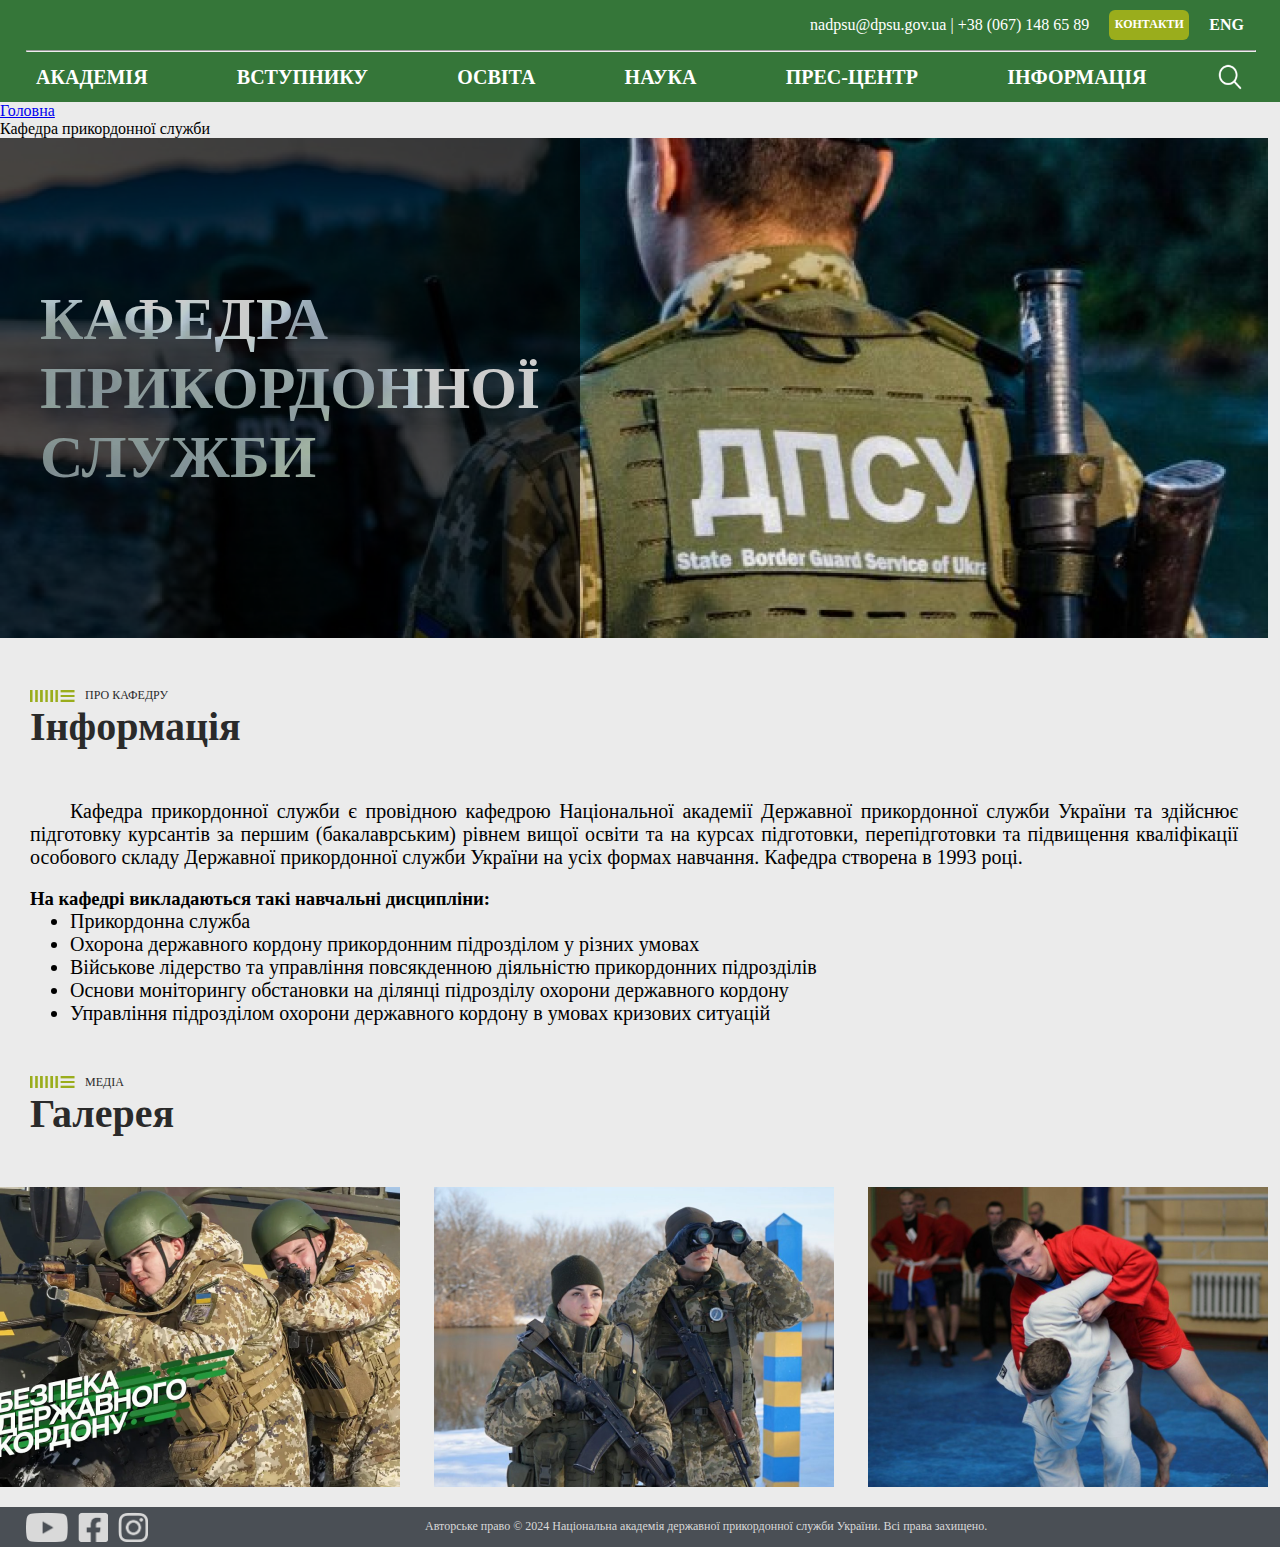
<file: pages/border.html>
<!DOCTYPE html>
<html lang="en">
<head>
    <meta charset="UTF-8">
    <title>Кафедра прикордонної служби</title>
    <link rel="stylesheet" href="../style/faculty.css">
    <link rel="stylesheet" href="../style/header.css">
    <link rel="stylesheet" href="../style/splitter.css">
    <link rel="stylesheet" href="../style/footer.css">
</head>
<body>
<header>
    <div class="h-content-box">
        <div class="contact-box">
            <div class="contact-info">
                nadpsu@dpsu.gov.ua | +38 (067) 148 65 89
            </div>
            <button class="contact-btn">КОНТАКТИ</button>
            <a class="lang-switch" href="#">ENG</a>
        </div>
        <hr class="h-line">
        <div class="nav-box">
            <button onclick="menuActive()" class="menu-btn">
                <img src="../image/menu-btn.png" alt="menu">
            </button>
            <nav class="top-nav">
                <ul class="nav-links">
                    <li class="main-li">
                        <a>Академія</a>
                        <ul class="sub-links">
                            <li>Історія академії</li>
                            <li>Керівництво</li>
                            <li>Структура</li>
                            <li>Запобігання корупції</li>
                            <li>Співробітництво</li>
                            <li>Реалізація гендерної політики</li>
                            <li>Наглядова рада</li>
                            <li>Колегіальні органи</li>
                        </ul>
                    </li>
                    <li class="main-li"><a>Вступнику</a></li>
                    <li class="main-li"><a>Освіта</a></li>
                    <li class="main-li"><a>Наука</a></li>
                    <li class="main-li"><a>Прес-центр</a></li>
                    <li class="main-li"><a>Інформація</a></li>
                </ul>
            </nav>
            <button class="search-btn">
                <img src="../image/search.png" alt="search">
            </button>
        </div>
    </div>
</header>

<main>
    <div class="block-container">
        <div class="route-box">
            <ul class="routers">
                <li><a href="../index.html">Головна</a></li>
                <li><a>Кафедра прикордонної служби</a></li>
            </ul>
        </div>
    </div>

    <div class="block-container">
        <div class="faculty-logo-box">
            <img src="../image/border-logo.png" alt="img">
            <div class="faculty-name-box">
                <h1>кафедра прикордонної служби</h1>
            </div>
        </div>
    </div>

    <div class="block-container">
        <div class="splitter">
            <div class="split-top">
                <img src="../image/split-image.png" alt="split">
                <h5>Про кафедру</h5>
            </div>
            <div class="split-bottom">
                <h2>Інформація</h2>
            </div>
        </div>
    </div>

    <div class="block-container">
        <div class="faculty-info-box">
            <p>Кафедра прикордонної служби є провідною кафедрою Національної академії Державної прикордонної служби
                України та здійснює підготовку курсантів за першим (бакалаврським) рівнем вищої освіти та на курсах
                підготовки, перепідготовки та підвищення кваліфікації особового складу Державної прикордонної служби
                України на усіх формах навчання. Кафедра створена в 1993 році.</p>
            <h3>На кафедрі викладаються такі навчальні дисципліни:</h3>
            <ul>
                <li>Прикордонна служба</li>
                <li>Охорона державного кордону прикордонним підрозділом у різних умовах</li>
                <li>Військове лідерство та управління повсякденною діяльністю прикордонних підрозділів</li>
                <li>Основи моніторингу обстановки на ділянці підрозділу охорони державного кордону</li>
                <li>Управління підрозділом охорони державного кордону в умовах кризових ситуацій</li>
            </ul>
        </div>
    </div>

    <div class="block-container">
        <div class="splitter">
            <div class="split-top">
                <img src="../image/split-image.png" alt="split">
                <h5>Медіа</h5>
            </div>
            <div class="split-bottom">
                <h2>Галерея</h2>
            </div>
        </div>
    </div>

    <div class="block-container">
        <div class="faculty-gallery">
            <div class="faculty-gallery-item">
                <div class="gallery-image-box">
                    <img src="../image/faculty-img-1.png" alt="img">
                </div>
            </div>
            <div class="faculty-gallery-item">
                <div class="gallery-image-box">
                    <img src="../image/faculty-img-2.png" alt="img">
                </div>
            </div>
            <div class="faculty-gallery-item">
                <div class="gallery-image-box">
                    <img src="../image/faculty-img-3.png" alt="img">
                </div>
            </div>
        </div>
    </div>

</main>

<footer>
    <div class="footer-content">
        <div class="footer-links">
            <img src="../image/youtube.png" alt="youtube">
            <img src="../image/facebook.png" alt="facebook">
            <img src="../image/instagram.png" alt="instagram">
        </div>
        <div class="author">Авторське право © 2024 Національна академія державної прикордонної служби України. Всі права
            захищено.
        </div>
    </div>
</footer>

<script src="../js/menu.js"></script>
</body>
</html>
</file>
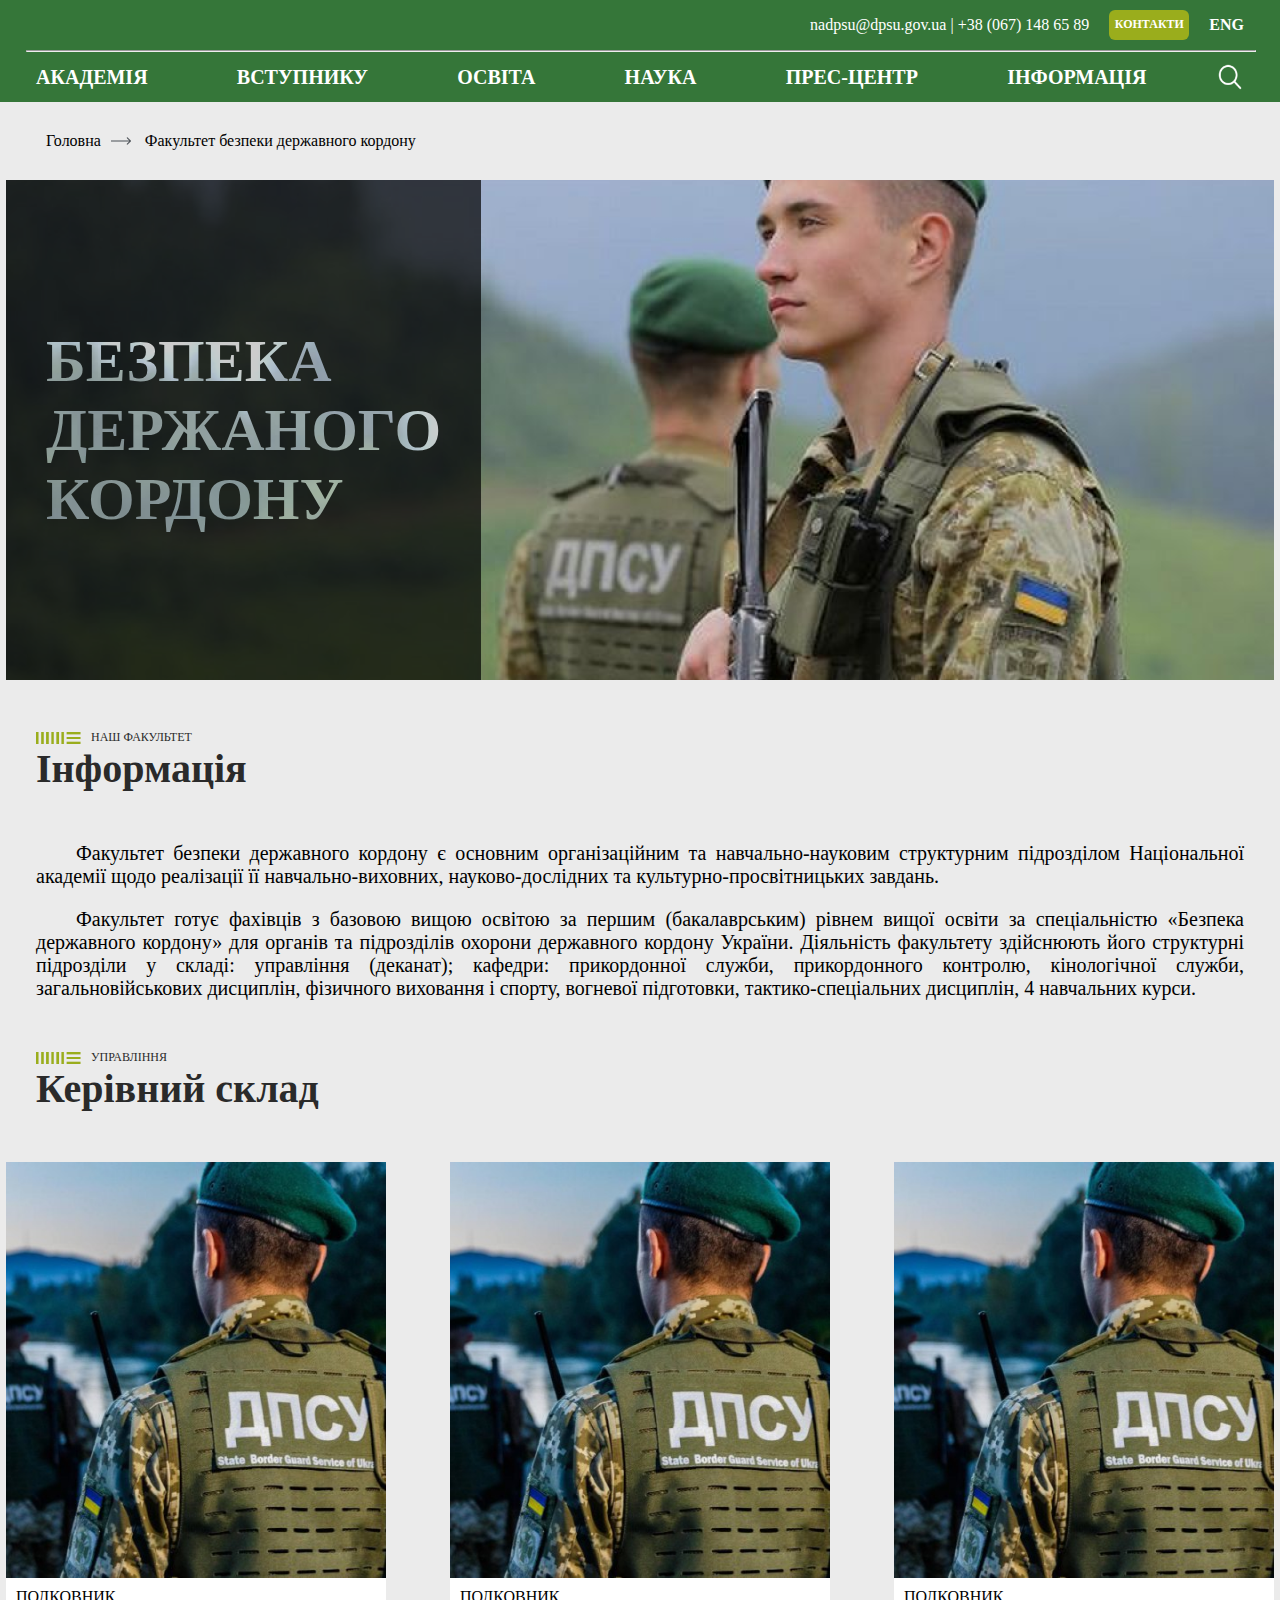
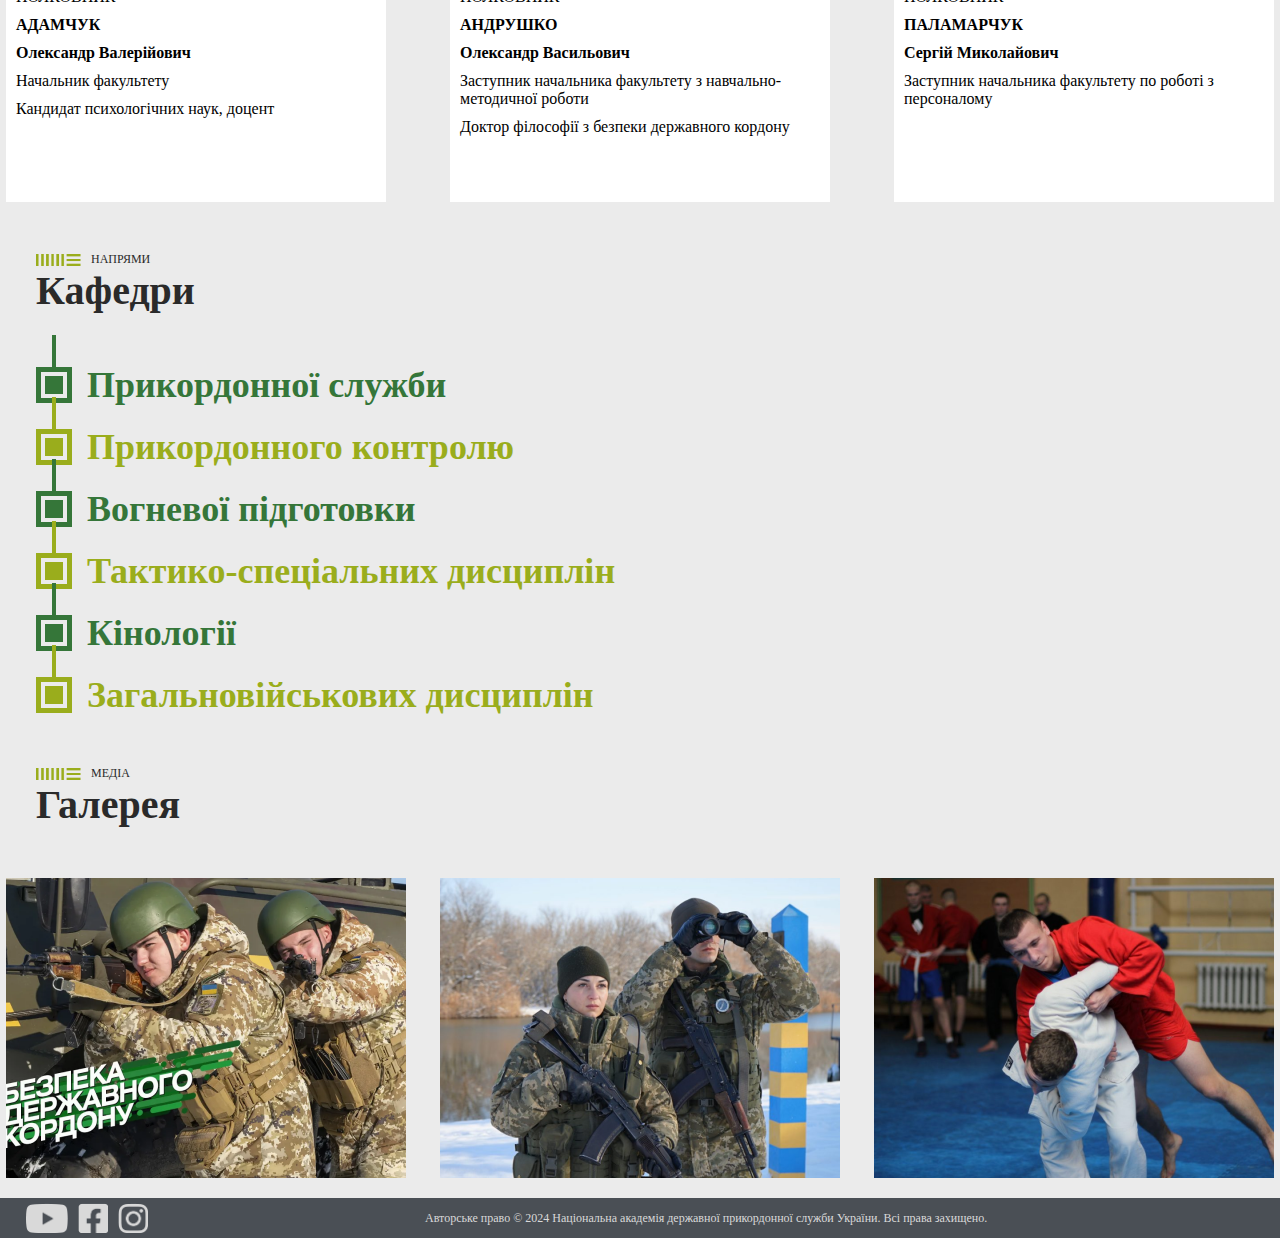
<file: pages/faculty.html>
<!DOCTYPE html>
<html lang="en">
<head>
    <meta charset="UTF-8">
    <meta name="viewport" content="width=device-width, initial-scale=1.0">
    <title>Безпека державного кордону</title>
    <link rel="stylesheet" href="../style/faculty.css">
    <link rel="stylesheet" href="../style/header.css">
    <link rel="stylesheet" href="../style/splitter.css">
    <link rel="stylesheet" href="../style/footer.css">
    <link rel="stylesheet" href="../style/block-container.css">
    <link rel="stylesheet" href="../style/route.css">
</head>
<body>
<header>
    <div class="h-content-box">
        <div class="contact-box">
            <div class="contact-info">
                nadpsu@dpsu.gov.ua | +38 (067) 148 65 89
            </div>
            <button class="contact-btn">КОНТАКТИ</button>
            <a class="lang-switch" href="#">ENG</a>
        </div>
        <hr class="h-line">
        <div class="nav-box">
            <button onclick="menuActive()" class="menu-btn">
                <img src="../image/menu-btn.png" alt="menu">
            </button>
            <nav class="top-nav">
                <ul class="nav-links">
                    <li class="main-li">
                        <a>Академія</a>
                        <ul class="sub-links">
                            <li>Історія академії</li>
                            <li>Керівництво</li>
                            <li>Структура</li>
                            <li>Запобігання корупції</li>
                            <li>Співробітництво</li>
                            <li>Реалізація гендерної політики</li>
                            <li>Наглядова рада</li>
                            <li>Колегіальні органи</li>
                        </ul>
                    </li>
                    <li class="main-li"><a>Вступнику</a></li>
                    <li class="main-li"><a>Освіта</a></li>
                    <li class="main-li"><a>Наука</a></li>
                    <li class="main-li"><a>Прес-центр</a></li>
                    <li class="main-li"><a>Інформація</a></li>
                </ul>
            </nav>
            <button class="search-btn">
                <img src="../image/search.png" alt="search">
            </button>
        </div>
    </div>
</header>

<main>
    <div class="block-container">
        <div class="route-box">
            <ul class="routers">
                <li><a href="../index.html">Головна</a></li>
                <li><a>Факультет безпеки державного кордону</a></li>
            </ul>
        </div>
    </div>

    <div class="block-container">
        <div class="faculty-logo-box">
            <img src="../image/fac-3.png" alt="img">
            <div class="faculty-name-box">
                <h1>Безпека держаного кордону</h1>
            </div>
        </div>
    </div>

    <div class="block-container">
        <div class="splitter">
            <div class="split-top">
                <img src="../image/split-image.png" alt="split">
                <h5>Наш факультет</h5>
            </div>
            <div class="split-bottom">
                <h2>Інформація</h2>
            </div>
        </div>
    </div>

    <div class="block-container">
        <div class="faculty-info-box">
            <p>Факультет безпеки державного кордону є основним організаційним та навчально-науковим структурним
                підрозділом Національної академії щодо реалізації її навчально-виховних, науково-дослідних та
                культурно-просвітницьких завдань.</p>
            <p>
                Факультет готує фахівців з базовою вищою освітою за першим (бакалаврським) рівнем вищої освіти за
                спеціальністю «Безпека державного кордону»  для органів та підрозділів охорони державного кордону
                України. Діяльність факультету здійснюють його структурні підрозділи у складі: управління (деканат);
                кафедри: прикордонної служби, прикордонного контролю, кінологічної служби, загальновійськових дисциплін,
                фізичного виховання і спорту, вогневої підготовки, тактико-спеціальних дисциплін, 4 навчальних
                курси.</p>
        </div>
    </div>

    <div class="block-container">
        <div class="splitter">
            <div class="split-top">
                <img src="../image/split-image.png" alt="split">
                <h5>Управління</h5>
            </div>
            <div class="split-bottom">
                <h2>Керівний склад</h2>
            </div>
        </div>
    </div>

    <div class="block-container">
        <div class="management-team-box">
            <div class="manager-box">
                <div class="manager-image">
                    <img src="../image/manager.png" alt="img">
                </div>
                <div class="manager-info">
                    <p class="rank">Полковник</p>
                    <h4 class="surname">Адамчук</h4>
                    <h4>Олександр Валерійович</h4>
                    <p>Начальник факультету</p>
                    <p>Кандидат психологічних наук, доцент</p>
                </div>
            </div>
            <div class="manager-box">
                <div class="manager-image">
                    <img src="../image/manager.png" alt="img">
                </div>
                <div class="manager-info">
                    <p class="rank">Полковник</p>
                    <h4 class="surname">Андрушко</h4>
                    <h4>Олександр Васильович</h4>
                    <p>Заступник начальника факультету з навчально-методичної роботи</p>
                    <p>Доктор філософії з безпеки державного кордону</p>
                </div>
            </div>
            <div class="manager-box">
                <div class="manager-image">
                    <img src="../image/manager.png" alt="img">
                </div>
                <div class="manager-info">
                    <p class="rank">Полковник</p>
                    <h4 class="surname">Паламарчук</h4>
                    <h4>Сергій Миколайович</h4>
                    <p>Заступник начальника факультету  по роботі з персоналому</p>
                </div>
            </div>
        </div>
    </div>

    <div class="block-container">
        <div class="splitter">
            <div class="split-top">
                <img src="../image/split-image.png" alt="split">
                <h5>Напрями</h5>
            </div>
            <div class="split-bottom">
                <h2>Кафедри</h2>
            </div>
        </div>
    </div>

    <div class="block-container">
        <div class="departments-box">
            <ul class="departments-list">
                <li class="departments-item">
                    <div class="department-marker"></div>
                    <a class="department-name" href="border.html">Прикордонної служби</a>
                </li>
                <li class="departments-item">
                    <div class="department-marker"></div>
                    <a class="department-name">Прикордонного контролю</a>
                </li>
                <li class="departments-item">
                    <div class="department-marker"></div>
                    <a class="department-name">Вогневої підготовки</a>
                </li>
                <li class="departments-item">
                    <div class="department-marker"></div>
                    <a class="department-name">Тактико-спеціальних дисциплін</a>
                </li>
                <li class="departments-item">
                    <div class="department-marker"></div>
                    <a class="department-name">Кінології</a>
                </li>
                <li class="departments-item">
                    <div class="department-marker"></div>
                    <a class="department-name">Загальновійськових дисциплін</a>
                </li>
            </ul>
        </div>
    </div>

    <div class="block-container">
        <div class="splitter">
            <div class="split-top">
                <img src="../image/split-image.png" alt="split">
                <h5>Медіа</h5>
            </div>
            <div class="split-bottom">
                <h2>Галерея</h2>
            </div>
        </div>
    </div>

    <div class="block-container">
        <div class="faculty-gallery">
            <div class="faculty-gallery-item">
                <div class="gallery-image-box">
                    <img src="../image/faculty-img-1.png" alt="img">
                </div>
            </div>
            <div class="faculty-gallery-item">
                <div class="gallery-image-box">
                    <img src="../image/faculty-img-2.png" alt="img">
                </div>
            </div>
            <div class="faculty-gallery-item">
                <div class="gallery-image-box">
                    <img src="../image/faculty-img-3.png" alt="img">
                </div>
            </div>
        </div>
    </div>

</main>

<footer>
    <div class="footer-content">
        <div class="footer-links">
            <img src="../image/youtube.png" alt="youtube">
            <img src="../image/facebook.png" alt="facebook">
            <img src="../image/instagram.png" alt="instagram">
        </div>
        <div class="author">Авторське право © 2024 Національна академія державної прикордонної служби України. Всі права
            захищено.
        </div>
    </div>
</footer>

<script src="../js/menu.js"></script>
</body>
</html>
</file>
<file: style/faculty.css>
*{
    margin: 0;
    padding: 0;
    font-family: "Segoe UI", serif;
}

html{
    scrollbar-width: thin;
    scrollbar-color: rgba(154, 173, 28, 0.5) rgba(154, 173, 28, 0.13);
}

body{
    width: 100vw;
    display: flex;
    flex-direction: column;
    align-items: center;
    overflow-x: hidden;
    background-color: #f3f3f3;
}

main{
    width: 100%;
    margin-top: 102px;
    background-color: rgb(235, 235, 235);
}

.faculty-logo-box{
    width: 66%;
    height: 500px;
    min-width: 1268px;
    position: relative;
    overflow: hidden;
    display: flex;
    align-items: center;
    justify-content: center;
}

.faculty-logo-box img{
    width: 100%;
    height: auto;
}

.faculty-name-box{
    position: absolute;
    left: 0;
    top: 0;
    bottom: 0;
    box-sizing: border-box;
    padding: 0 40px;
    background-color: rgba(0, 0, 0, .7);
    display: flex;
    justify-content: center;
    align-items: center;
    backdrop-filter: blur(.5);
}

.faculty-name-box h1{
    width: min-content;
    font-size: 60px;
    font-weight: bold;
    background-color: white;
    background-image: url("../image/fac-3.png");
    background-repeat: no-repeat;
    -webkit-background-clip: text;
    -webkit-text-fill-color: transparent;
    text-transform: uppercase;
    -webkit-font-smoothing: antialiased;
    filter: brightness(1.60) contrast(.6);
}

.faculty-info-box{
    width: 66%;
    min-width: 1268px;
    padding: 0 30px;
    box-sizing: border-box;
}

.faculty-info-box p{
    text-align: justify;
    text-indent: 2em;
    font-size: 20px;
}

.faculty-info-box p:not(:first-child){
    margin-top: 1em;
}

.faculty-info-box h3{
    margin-top: 1em;
}

.faculty-info-box ul{
    box-sizing: border-box;
    padding: 0 0 0 2em;
    font-size: 20px;
}

.management-team-box{
    width: 66%;
    min-width: 1268px;
    display: flex;
    justify-content: space-between;
    height: 640px;
}

.manager-box{
    width: 380px;
    background-color: white;
}

.manager-info{
    box-sizing: border-box;
    padding: 10px;
}


.manager-info *{
    margin-bottom: 10px;
}
.manager-image{
    height: 65%;
}

.manager-image img{
    width: 100%;
    height: 100%;
}

.manager-box .rank{
    text-transform: uppercase;
}

.manager-box .surname{
    text-transform: uppercase;
}

.departments-box{
    width: 66%;
    min-width: 1268px;
    box-sizing: border-box;
    padding: 0 30px;
}

.departments-item{
    display: flex;
    align-items: center;
}

.departments-item:not(:last-child){
    margin-bottom: 20px;
}

.department-marker{
    width: 36px;
    height: 36px;
    box-sizing: border-box;
    border: 5px solid;
    position: relative;
    display: flex;
    align-items: center;
    justify-content: center;
}

.department-marker:before{
    content: "";
    position: absolute;
    width: 18px;
    height: 18px;
    box-sizing: border-box;
    border: 9px solid;
}

.department-marker:after{
    content: "";
    position: absolute;
    height: 28px;
    border: 2px solid;
    top: -37px;
}

.departments-item a{
    text-decoration: none;
}

.departments-item:nth-child(odd){
    color: #357639;
}

.departments-item:nth-child(odd) a{
    color: #357639;
}

.departments-item:nth-child(even){
    color: #9AAD1C;
}

.departments-item:nth-child(even) a{
    color: #9AAD1C;
}

.departments-list{
    list-style: none;
}

.department-name{
    font-size: 36px;
    font-weight: bold;
    display: flex;
    align-items: center;
    margin-left: 15px;
}

.faculty-news-box{
    width: 66%;
    min-width: 1268px;
}

.faculty-gallery{
    width: 66%;
    min-width: 1268px;
    display: flex;
    justify-content: space-between;
    box-sizing: border-box;
    margin-bottom: 20px;
}

.faculty-gallery-item{
    width: 400px;
    height: 300px;
}

.gallery-image-box{
    width: 100%;
    height: 100%;
}

.gallery-image-box img{
    width: 100%;
    height: 100%;
}

@media all and (max-width: 1268px) {
    .faculty-logo-box {
        width: 100%;
        min-width: auto;
    }

    .faculty-logo-box img{
        height: 100%;
    }

    .faculty-name-box h1{
        font-size: 50px;
    }

    .faculty-info-box{
        width: 100%;
        min-width: auto;
    }

    .management-team-box{
        width: 100%;
        min-width: auto;
        height: fit-content;
        flex-wrap: wrap;
        justify-content: space-evenly;
        gap: 10px 0;
    }

    .departments-box{
        width: 100%;
        min-width: auto;
    }

    .faculty-gallery{
        width: 100%;
        min-width: auto;
        gap: 10px;
        overflow-x: auto;
        overflow-y: hidden;
    }

    .faculty-gallery-item{
        width: 33%;
        height: 250px;
    }
}

@media all and (max-width: 860px){
    main{
        margin-top: 60px;
    }

    .faculty-name-box{
        padding: 0 20px;
    }

    .faculty-logo-box{
        height: 400px;
    }

    .faculty-name-box h1{
        font-size: 40px;
    }

    .manager-box{
        width: 300px;
    }

    .manager-image{
        height: 60%;
    }

    .department-name{
        font-size: 30px;
    }

    .department-marker:after{
        height: 22px;
        top: -30px;
    }

    .faculty-gallery-item{
        height: 200px;
    }
}

@media screen and (max-width: 660px){
    .faculty-logo-box{
        height: 300px;
    }

    .faculty-name-box h1{
        font-size: 30px;
    }

    .manager-box{
        width: 280px;
    }

    .manager-image{
        height: 60%;
    }
}

@media screen and (max-width: 590px){
    .faculty-name-box{
        padding: 10px;
        height: fit-content;
        width: 100%;
        bottom: 0;
        top: auto;
    }

    .faculty-name-box h1{
        width: auto;
        text-align: center;
    }

    .manager-box{
        width: 220px;
    }

    .manager-image{
        height: 50%;
    }

    .departments-box{
        padding: 0 10px;
    }

    .departments-list{
        display: flex;
        flex-direction: column;
        justify-content: space-between;
    }

    .department-name{
        font-size: 20px;
    }

    .department-marker{
        width: 30px;
        height: 30px;
    }

    .department-marker:before{
        width: 12px;
        height: 12px;
        border: 6px solid;
    }

    .department-marker:after{
        height: 17px;
        top: -25px;
    }

    .faculty-gallery-item{
        width: 48%;
        min-width: 48%;
    }
}
</file>
<file: style/header.css>
header{
    width: 100%;
    height: 102px;
    background-color: rgb(53, 118, 57);
    display: flex;
    justify-content: center;
    position: fixed;
    left: 0;
    right: 0;
    z-index: 999;
}

.h-content-box{
    width: 66%;
    min-width: 1268px;
    display: flex;
    flex-direction: column;
    justify-content: space-around;
    box-sizing: border-box;
    padding: 0 20px;
    position: relative;
}

.contact-box{
    width: 100%;
    height: calc(50% - 2px);
    display: flex;
    justify-content: flex-end;
    align-items: center;
    box-sizing: border-box;
    padding: 0 10px;
}

.contact-info{
    color: white;
    font-family: "Segoe UI", serif;
    margin-right: 20px;
}

.contact-btn{
    width: 80px;
    height: 30px;
    color: white;
    background-color: #9AAD1C;
    border: none;
    font-size: 12px;
    font-weight: bold;
    border-radius: 6px;
    margin-right: 20px;
    cursor: pointer;
}

.lang-switch{
    color: white;
    text-decoration: none;
    font-family: "Segoe UI", serif;
    font-weight: bold;
}

.h-line{
    color: #FFE300;
    width: 100%;
}

.nav-box{
    width: 100%;
    height: calc(50% - 2px);
    display: flex;
    align-items: center;
    box-sizing: border-box;
    padding: 0 10px;
}

.menu-btn{
    background: transparent;
    border: none;
    width: 40px;
    height: 40px;
    cursor: pointer;
    display: none;
}

.menu-btn img{
    width: 100%;
    height: 100%;
}

.top-nav{
    width: 100%;
    height: 100%;
    margin-right: 10px;
}

.nav-links{
    width: 100%;
    height: 100%;
    list-style: none;
    display: flex;
    justify-content: space-between;
    align-items: center;
    color: white;
    box-sizing: border-box;
}

.nav-links li{
    position: relative;
    cursor: pointer;
    height: 100%;
    display: flex;
    align-items: center;
}

.nav-links .main-li:before{
    content: "";
    width: 0;
    height: 2px;
    background-color: #FFE300;
    position: absolute;
    top: 0;
    transition: width 0.3s ease-in-out;
}

.nav-links .main-li:hover::before{
    width: 100%;
}

.nav-links li a{
    display: block;
    font-size: 20px;
    font-weight: bold;
    text-transform: uppercase;
}

.nav-links li .sub-links{
    width: fit-content;
    display: none;
    position: absolute;
    top: calc(100%);
    background-color: #357639;
    border-top: 1px solid white;
    border-left: 1px solid white;
    border-right: 1px solid white;
}

.nav-links li:hover .sub-links{
    display: block;
}

.nav-links li .sub-links li{
    display: block;
    border-bottom: 1px solid white;
    white-space: nowrap;
    box-sizing: border-box;
    padding: 5px 20px;
}

.nav-links li .sub-links li:hover{
    background-color: #9AAD1C;
}

.search-btn{
    width: 30px;
    height: 30px;
    background-color: transparent;
    border: none;
    cursor: pointer;
    margin-left: 60px;
}

.search-btn img{
    width: 100%;
    height: 100%;
}

.search-form{
    width: 300px;
    height: 40px;
    position: absolute;
    background-color: #357639;
    right: 20px;
    bottom: -40px;
    border: 1px solid white;
    display: flex;
    justify-content: space-between;
    align-items: center;
    box-sizing: border-box;
    padding: 0 5px;
}

.search-input{
    width: 90%;
    height: 30px;
    border: none;
    box-sizing: border-box;
    background-color: transparent;
    border-bottom: 2px solid #FFE300;
    font-size: 15px;
    color: white;
    outline: none;
    padding: 0 5px;
}

.functional-search-btn{
    width: 30px;
    height: 30px;
    background-color: transparent;
    border: none;
    box-sizing: border-box;
    border-bottom: 2px solid #FFE300;
    cursor: pointer;
}

.functional-search-btn img{
    width: 100%;
    height: 100%;
}

@media all and (max-width: 1268px) {
    .h-content-box{
        width: 100%;
        min-width: auto;
    }
}

@media all and (max-width: 860px){
    header{
        height: 60px;
    }

    .h-content-box{
        flex-direction: row-reverse;
        justify-content: space-between;
        padding: 0 10px;
        align-items: center;
    }

    .contact-box{
        width: fit-content;
        height: 100%;
    }

    .contact-info{
        display: none;
    }

    .h-line{
        display: none;
    }

    .nav-box{
        width: fit-content;
        flex-direction: column;
        justify-content: center;
        height: 100%;
        position: relative;
        padding: 0;
    }

    .menu-btn{
        display: block;
    }

    .top-nav{
        width: fit-content;
        height: fit-content;
        position: absolute;
        top: 100%;
        left: -200px;
        transition: left 0.2s ease-in-out;
    }

    .top-nav.active{
        left: -10px;
    }

    .nav-links{
        flex-direction: column;
        align-items: flex-start;
        background-color: #357639;
        border: 1px solid white;
        border-bottom: none;
    }

    .nav-links .main-li{
        width: 100%;
        height: 35px;
        border-bottom: 1px solid white;
        white-space: nowrap;
        box-sizing: border-box;
        padding: 0 20px;
    }

    .nav-links li a{
        font-size: 18px;
    }

    .nav-links .main-li:before{
        display: none;
    }

    .nav-links .main-li:hover{
        background-color: #9AAD1C;
    }

    .nav-links li .sub-links{
        width: fit-content;
        display: none;
        position: absolute;
        top: -1px;
        left: 100%;
        background-color: #357639;
        border-top: 1px solid white;
        border-left: 1px solid white;
        border-right: 1px solid white;
    }

    .nav-links li:hover .sub-links{
        display: block;
    }

    .nav-links li .sub-links li{
        height: 35px;
        display: flex;
        align-items: center;
        border-bottom: 1px solid white;
        white-space: nowrap;
        box-sizing: border-box;
        padding: 0 20px;
    }

    .nav-links li .sub-links a{
        font-size: 18px;
    }

    .nav-links li .sub-links li:hover{
        background-color: #9AAD1C;
    }

    .search-btn{
        position: absolute;
        left: 60px;
        width: 30px;
        height: 30px;
    }
}
</file>
<file: style/splitter.css>
.splitter{
    width: 66%;
    min-width: 1268px;
    display: flex;
    flex-direction: column;
    justify-content: center;
    box-sizing: border-box;
    padding: 50px 30px;
    color: rgba(42, 42, 42, 1);
    position: relative;
}

.split-top{
    display: flex;
    align-items: center;
}

.split-top img{
    height: 12px;
    margin-right: 10px;
}

.split-top h5{
    font-size: 12px;
    text-transform: uppercase;
    font-weight: normal;
    margin: 0;
    line-height: normal;
}

.split-bottom h2{
    font-size: 40px;
}

@media all and (max-width: 1268px) {
    .splitter{
        width: 100%;
        min-width: auto;
    }
}
</file>
<file: style/footer.css>
footer{
    width: 100%;
    height: 40px;
    display: flex;
    justify-content: center;
    background-color: #4a4f55;
}

.footer-content{
    width: 66%;
    min-width: 1268px;
    box-sizing: border-box;
    padding: 0 20px;
    display: flex;
    align-items: center;
}

.footer-links{
    display: flex;
    align-items: center;
}

.footer-links img{
    height: 30px;
    margin-right: 10px;
}

.author{
    color: #D9D9D9;
    font-size: 12px;
    margin: auto;
}

@media all and (max-width: 1268px) {
    .footer-content{
        width: 100%;
        min-width: auto;
    }
}

@media screen and (max-width: 660px){
    footer{
        height: 50px;
    }

    .footer-content{
        padding: 0 5px;
    }

    .footer-links img{
        height: 20px;
    }
}
</file>
<file: style/block-container.css>
.block-container{
    width: 100%;
    display: flex;
    justify-content: center;
}
</file>
<file: style/route.css>
.route-box{
    width: 66%;
    min-width: 1268px;
    box-sizing: border-box;
    padding: 30px 40px;
}

.routers{
    list-style: none;
}

.routers li{
    display: inline;
    position: relative;
    cursor: pointer;
    white-space: nowrap;
}

.routers li:not(:last-child){
    margin-right: 40px;
}

.routers li:not(:last-child):after{
    content: "";
    cursor: auto;
    position: absolute;
    left: calc(100% + 10px);
    width: 20px;
    height: 100%;
    background-image: url("../image/arrow_right.png");
    background-size: contain;
    background-repeat: no-repeat;
    background-position: center;
}

.routers a{
    color: black;
    text-decoration: none;
}

@media all and (max-width: 1268px){
    .route-box{
        width: 100%;
        min-width: auto;
    }
}

@media screen and (max-width: 590px){
    .route-box {
        padding: 20px 20px;
    }
}
</file>
